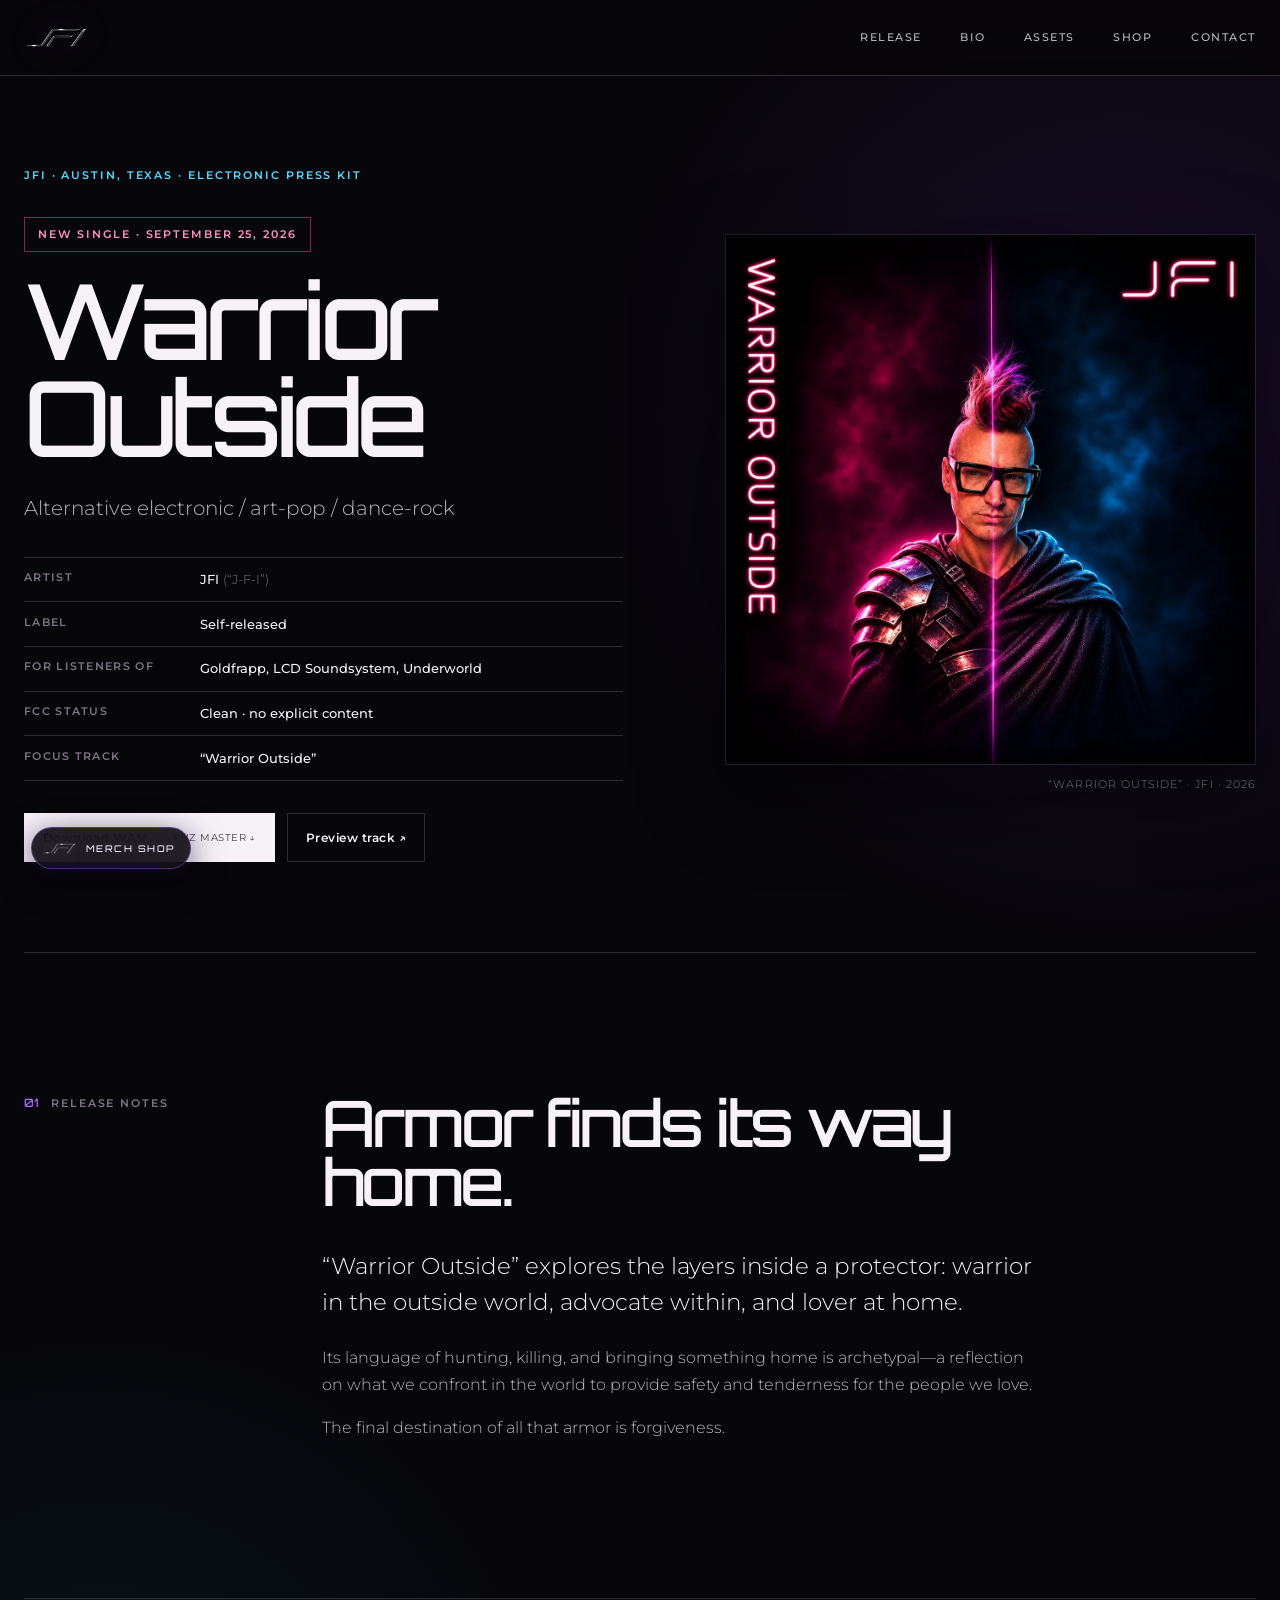
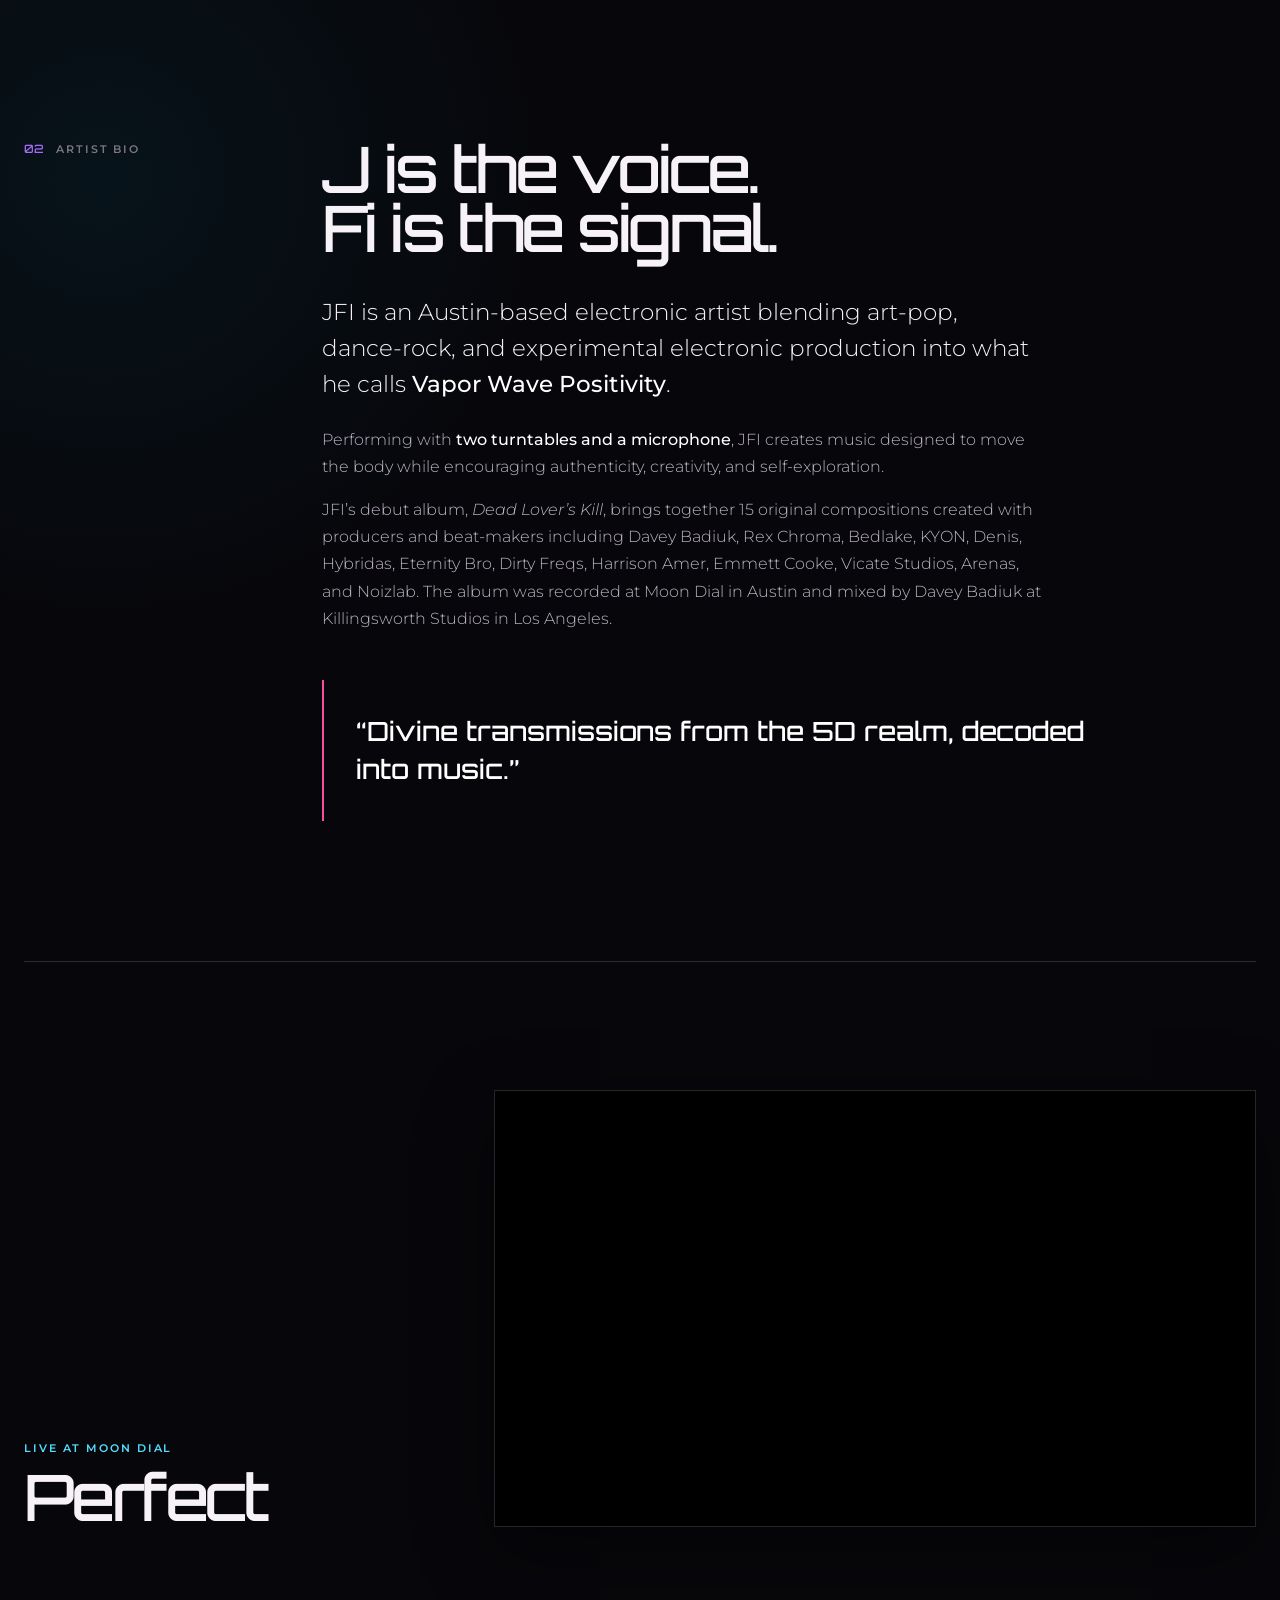
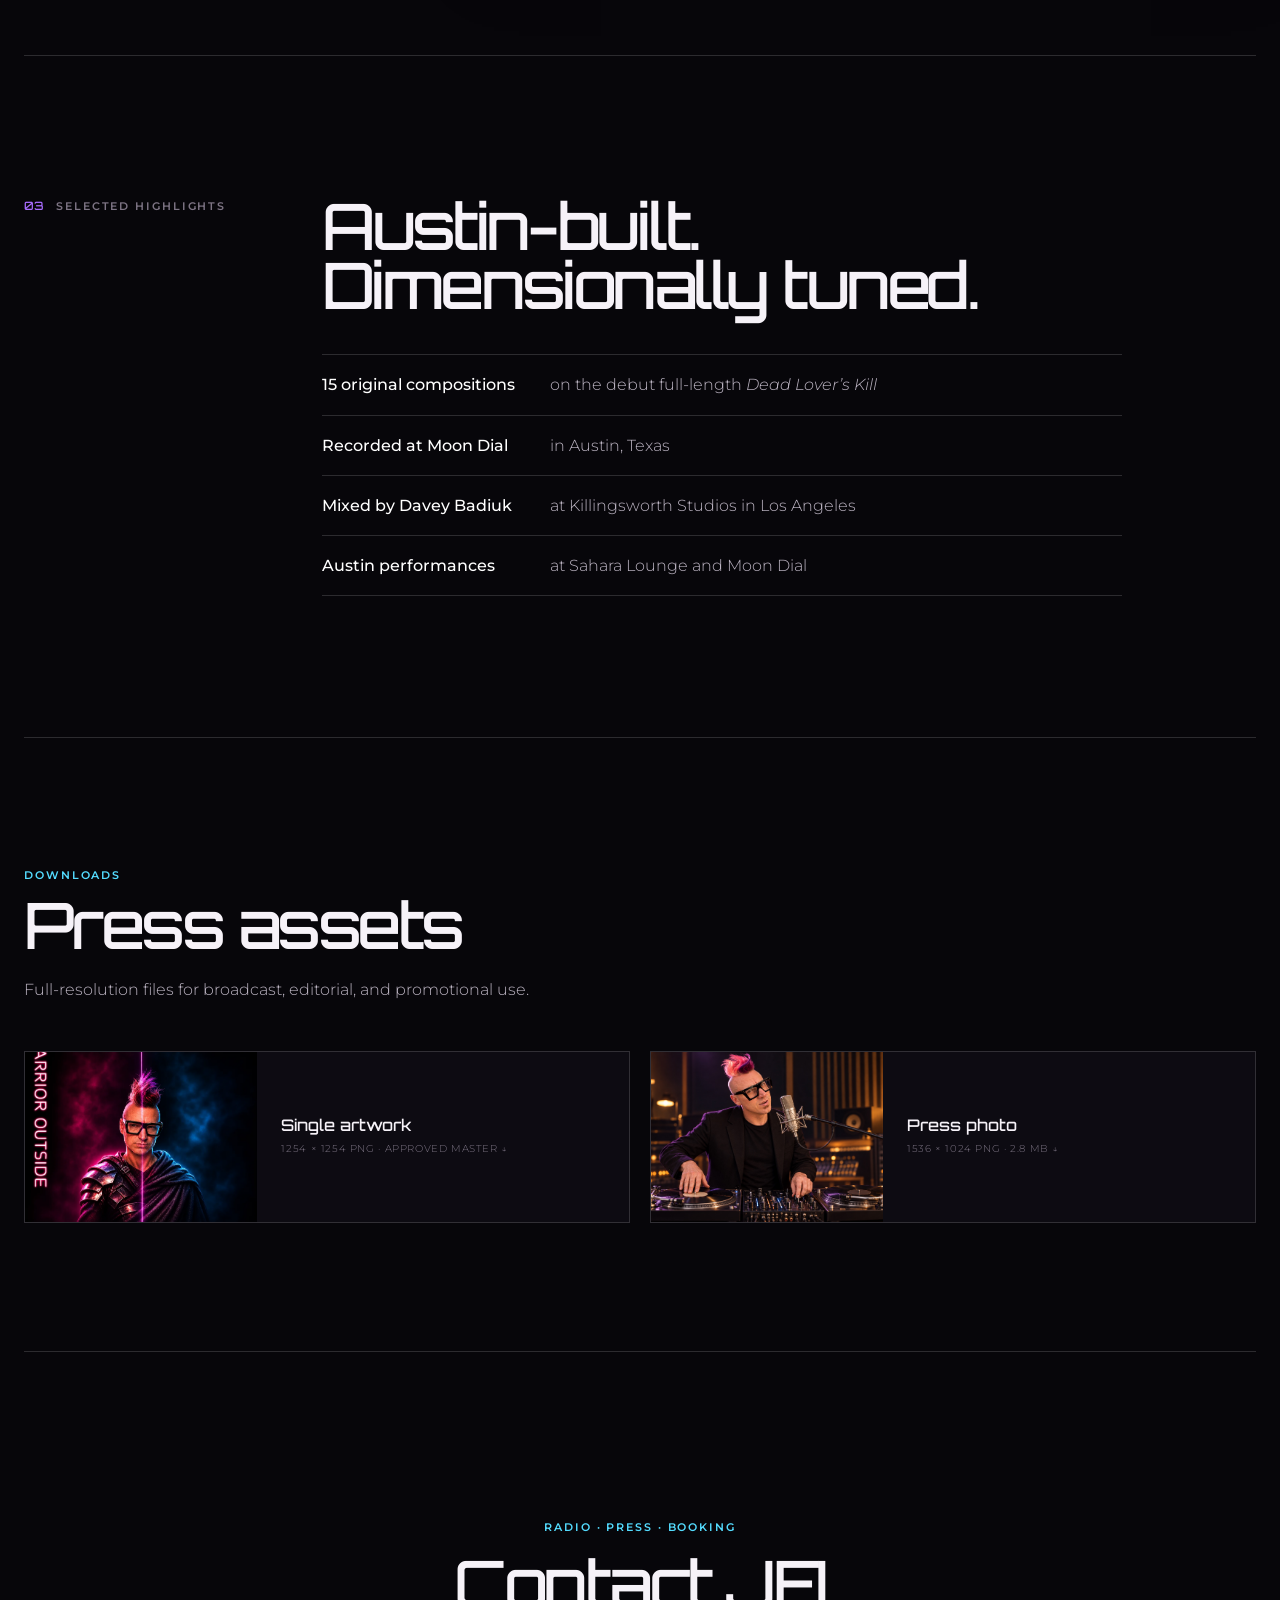
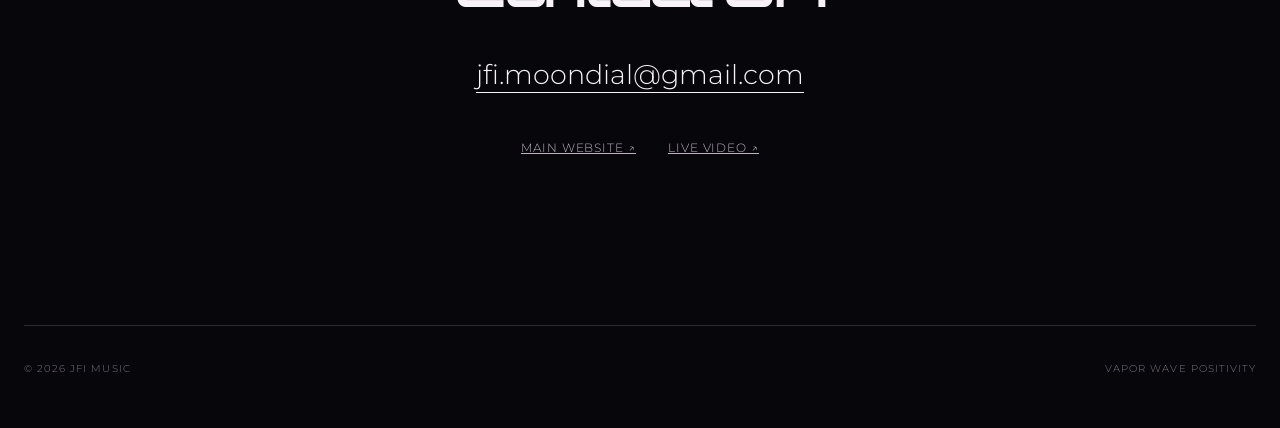
<file: epk/index.html>
<!doctype html>
<html lang="en">
<head>
  <meta charset="utf-8">
  <meta name="viewport" content="width=device-width, initial-scale=1">
  <meta name="description" content="The official JFI electronic press kit: Warrior Outside release information, artist bio, music, video, press assets, and radio contact.">
  <meta name="theme-color" content="#07060a">
  <meta name="color-scheme" content="dark only">
  <title>JFI — Electronic Press Kit</title>
  <link rel="canonical" href="https://www.jfimusic.com/epk/">
  <link rel="icon" href="/favicon.ico" sizes="48x48">
  <link rel="apple-touch-icon" href="/assets/brand/apple-touch-icon.png" sizes="180x180">
  <link rel="manifest" href="/site.webmanifest">
  <meta property="og:type" content="website">
  <meta property="og:site_name" content="JFI Music">
  <meta property="og:url" content="https://www.jfimusic.com/epk/">
  <meta property="og:title" content="JFI — Electronic Press Kit">
  <meta property="og:description" content="Warrior Outside — radio information, artist bio, music, video, and downloadable press assets.">
  <meta property="og:image" content="https://www.jfimusic.com/assets/J_turntables_studio.png">
  <meta property="og:image:width" content="1536">
  <meta property="og:image:height" content="1024">
  <meta property="og:image:alt" content="JFI in the studio with two turntables and a microphone">
  <meta name="twitter:card" content="summary_large_image">
  <link rel="preconnect" href="https://fonts.googleapis.com">
  <link rel="preconnect" href="https://fonts.gstatic.com" crossorigin>
  <link href="https://fonts.googleapis.com/css2?family=Montserrat:wght@300;400;500;600&family=Orbitron:wght@500;600&display=swap" rel="stylesheet">
  <link rel="stylesheet" href="epk.css?v=20261106-logo1">
</head>
<body>
  <a class="skip-link" href="#release">Skip to release information</a>
  <header class="site-header">
    <a class="brand" href="/" aria-label="JFI home"><img src="../assets/web/jfi-hero-mark.webp" alt="JFI"></a>
    <nav aria-label="EPK navigation">
      <a href="#release">Release</a>
      <a href="#bio">Bio</a>
      <a href="#assets">Assets</a>
      <a href="/shop/">Shop</a>
      <a href="#contact">Contact</a>
    </nav>
  </header>
  <a class="merch-orbit" href="/shop/" aria-label="Open the JFI Merch Shop"><img src="../assets/web/jfi-hero-mark.webp" alt=""><span>Merch Shop</span></a>

  <main>
    <section class="hero" id="release">
      <div class="hero-copy">
        <p class="eyebrow">JFI · Austin, Texas · Electronic Press Kit</p>
        <p class="status">New single · September 25, 2026</p>
        <h1>Warrior<br>Outside</h1>
        <p class="dek">Alternative electronic / art-pop / dance-rock</p>
        <dl class="release-facts">
          <div><dt>Artist</dt><dd>JFI <span>(“J-F-I”)</span></dd></div>
          <div><dt>Label</dt><dd>Self-released</dd></div>
          <div><dt>For listeners of</dt><dd>Goldfrapp, LCD Soundsystem, Underworld</dd></div>
          <div><dt>FCC status</dt><dd>Clean · no explicit content</dd></div>
          <div><dt>Focus track</dt><dd>“Warrior Outside”</dd></div>
        </dl>
        <div class="actions">
          <a class="button primary" href="https://www.dropbox.com/scl/fi/dchflsvgrowq7ebq1ag3h/JFI-DEAD-LOVER-S-KILL-12_WARRIOR-OUTSIDE.wav?rlkey=pcc2rbha29n3j165cmp0kfkgn&amp;st=tdq6jiuk&amp;dl=1">Download WAV <span>96 kHz master ↓</span></a>
          <a class="button secondary" href="https://www.dropbox.com/scl/fi/dchflsvgrowq7ebq1ag3h/JFI-DEAD-LOVER-S-KILL-12_WARRIOR-OUTSIDE.wav?rlkey=pcc2rbha29n3j165cmp0kfkgn&amp;st=tdq6jiuk&amp;dl=0">Preview track ↗</a>
        </div>
      </div>
      <figure class="cover">
        <img src="../assets/web/approved-artwork/warrior-outside.webp" alt="Warrior Outside single artwork">
        <figcaption>“Warrior Outside” · JFI · 2026</figcaption>
      </figure>
    </section>

    <section class="release-notes ruled-section" aria-labelledby="release-title">
      <div class="section-label"><span>01</span><p>Release notes</p></div>
      <div class="section-copy">
        <h2 id="release-title">Armor finds its way home.</h2>
        <p class="lead">“Warrior Outside” explores the layers inside a protector: warrior in the outside world, advocate within, and lover at home.</p>
        <p>Its language of hunting, killing, and bringing something home is archetypal—a reflection on what we confront in the world to provide safety and tenderness for the people we love.</p>
        <p>The final destination of all that armor is forgiveness.</p>
      </div>
    </section>

    <section class="bio ruled-section" id="bio" aria-labelledby="bio-title">
      <div class="section-label"><span>02</span><p>Artist bio</p></div>
      <div class="section-copy">
        <h2 id="bio-title">J is the voice.<br>Fi is the signal.</h2>
        <p class="lead">JFI is an Austin-based electronic artist blending art-pop, dance-rock, and experimental electronic production into what he calls <strong>Vapor Wave Positivity</strong>.</p>
        <p>Performing with <strong class="beck-reference">two turntables and a microphone</strong>, JFI creates music designed to move the body while encouraging authenticity, creativity, and self-exploration.</p>
        <p>JFI’s debut album, <em>Dead Lover’s Kill</em>, brings together 15 original compositions created with producers and beat-makers including Davey Badiuk, Rex Chroma, Bedlake, KYON, Denis, Hybridas, Eternity Bro, Dirty Freqs, Harrison Amer, Emmett Cooke, Vicate Studios, Arenas, and Noizlab. The album was recorded at Moon Dial in Austin and mixed by Davey Badiuk at Killingsworth Studios in Los Angeles.</p>
        <blockquote>“Divine transmissions from the 5D realm, decoded into music.”</blockquote>
      </div>
    </section>

    <section class="video-section" aria-labelledby="video-title">
      <div class="video-heading"><p class="eyebrow">Live at Moon Dial</p><h2 id="video-title">Perfect</h2></div>
      <div class="video-shell"><iframe src="https://www.youtube.com/embed/cW_MX0Fi5k4?rel=0" title="JFI — Perfect, live at Moon Dial" loading="lazy" allow="accelerometer; autoplay; clipboard-write; encrypted-media; gyroscope; picture-in-picture; web-share" referrerpolicy="strict-origin-when-cross-origin" allowfullscreen></iframe></div>
    </section>

    <section class="highlights ruled-section" aria-labelledby="highlights-title">
      <div class="section-label"><span>03</span><p>Selected highlights</p></div>
      <div class="section-copy">
        <h2 id="highlights-title">Austin-built.<br>Dimensionally tuned.</h2>
        <ul>
          <li><strong>15 original compositions</strong> on the debut full-length <em>Dead Lover’s Kill</em></li>
          <li><strong>Recorded at Moon Dial</strong> in Austin, Texas</li>
          <li><strong>Mixed by Davey Badiuk</strong> at Killingsworth Studios in Los Angeles</li>
          <li><strong>Austin performances</strong> at Sahara Lounge and Moon Dial</li>
        </ul>
      </div>
    </section>

    <section class="assets" id="assets" aria-labelledby="assets-title">
      <div class="assets-heading">
        <p class="eyebrow">Downloads</p>
        <h2 id="assets-title">Press assets</h2>
        <p>Full-resolution files for broadcast, editorial, and promotional use.</p>
      </div>
      <div class="asset-grid">
        <a class="asset-card" href="../assets/approved-artwork/warrior-outside.png" download><img src="../assets/web/approved-artwork/warrior-outside.webp" alt=""><span><strong>Single artwork</strong><small>1254 × 1254 PNG · approved master ↓</small></span></a>
        <a class="asset-card" href="../assets/J_turntables_studio.png" download><img src="../assets/web/j-turntables-studio.jpg" alt=""><span><strong>Press photo</strong><small>1536 × 1024 PNG · 2.8 MB ↓</small></span></a>
      </div>
    </section>

    <section class="contact" id="contact" aria-labelledby="contact-title">
      <p class="eyebrow">Radio · Press · Booking</p>
      <h2 id="contact-title">Contact JFI</h2>
      <a href="mailto:jfi.moondial@gmail.com">jfi.moondial@gmail.com</a>
      <div class="contact-links"><a href="/">Main website ↗</a><a href="https://www.youtube.com/watch?v=cW_MX0Fi5k4">Live video ↗</a></div>
    </section>
  </main>
  <footer><p>© 2026 JFI Music</p><p>Vapor Wave Positivity</p></footer>
</body>
</html>
</file>
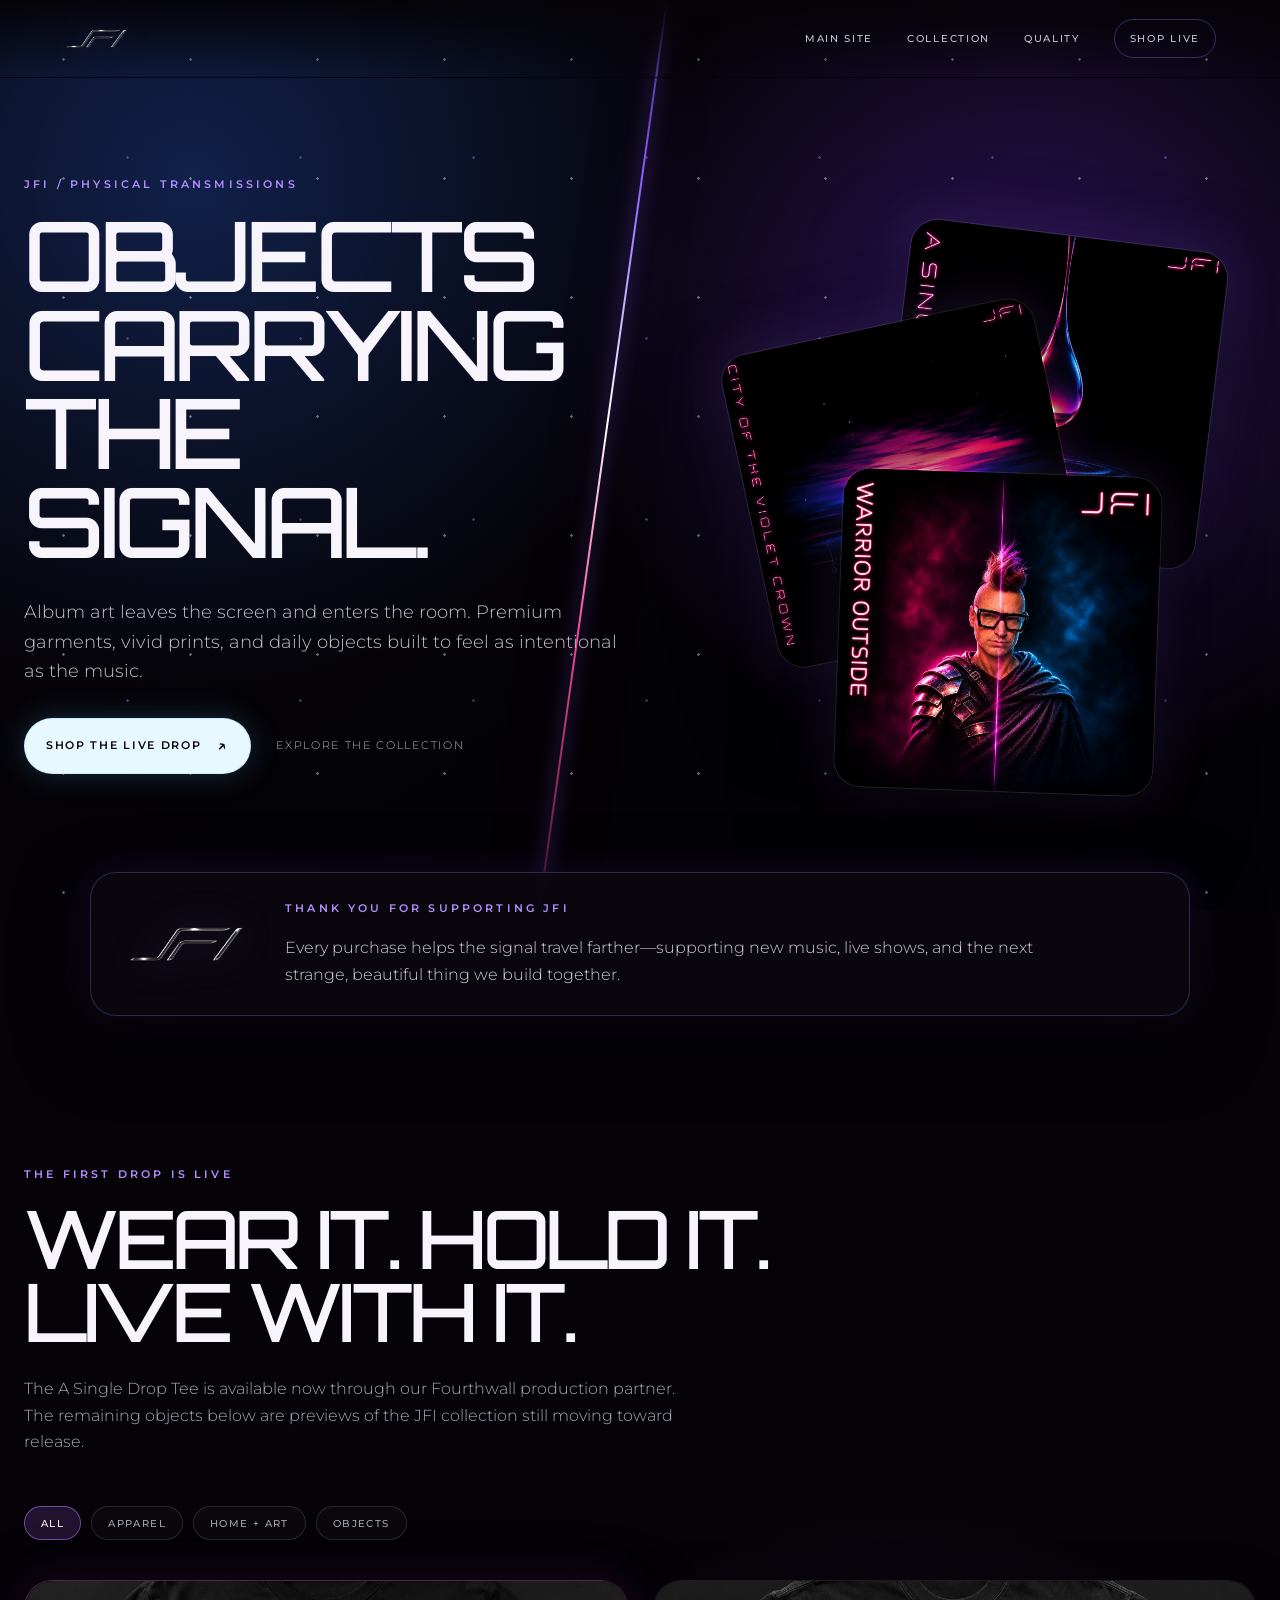
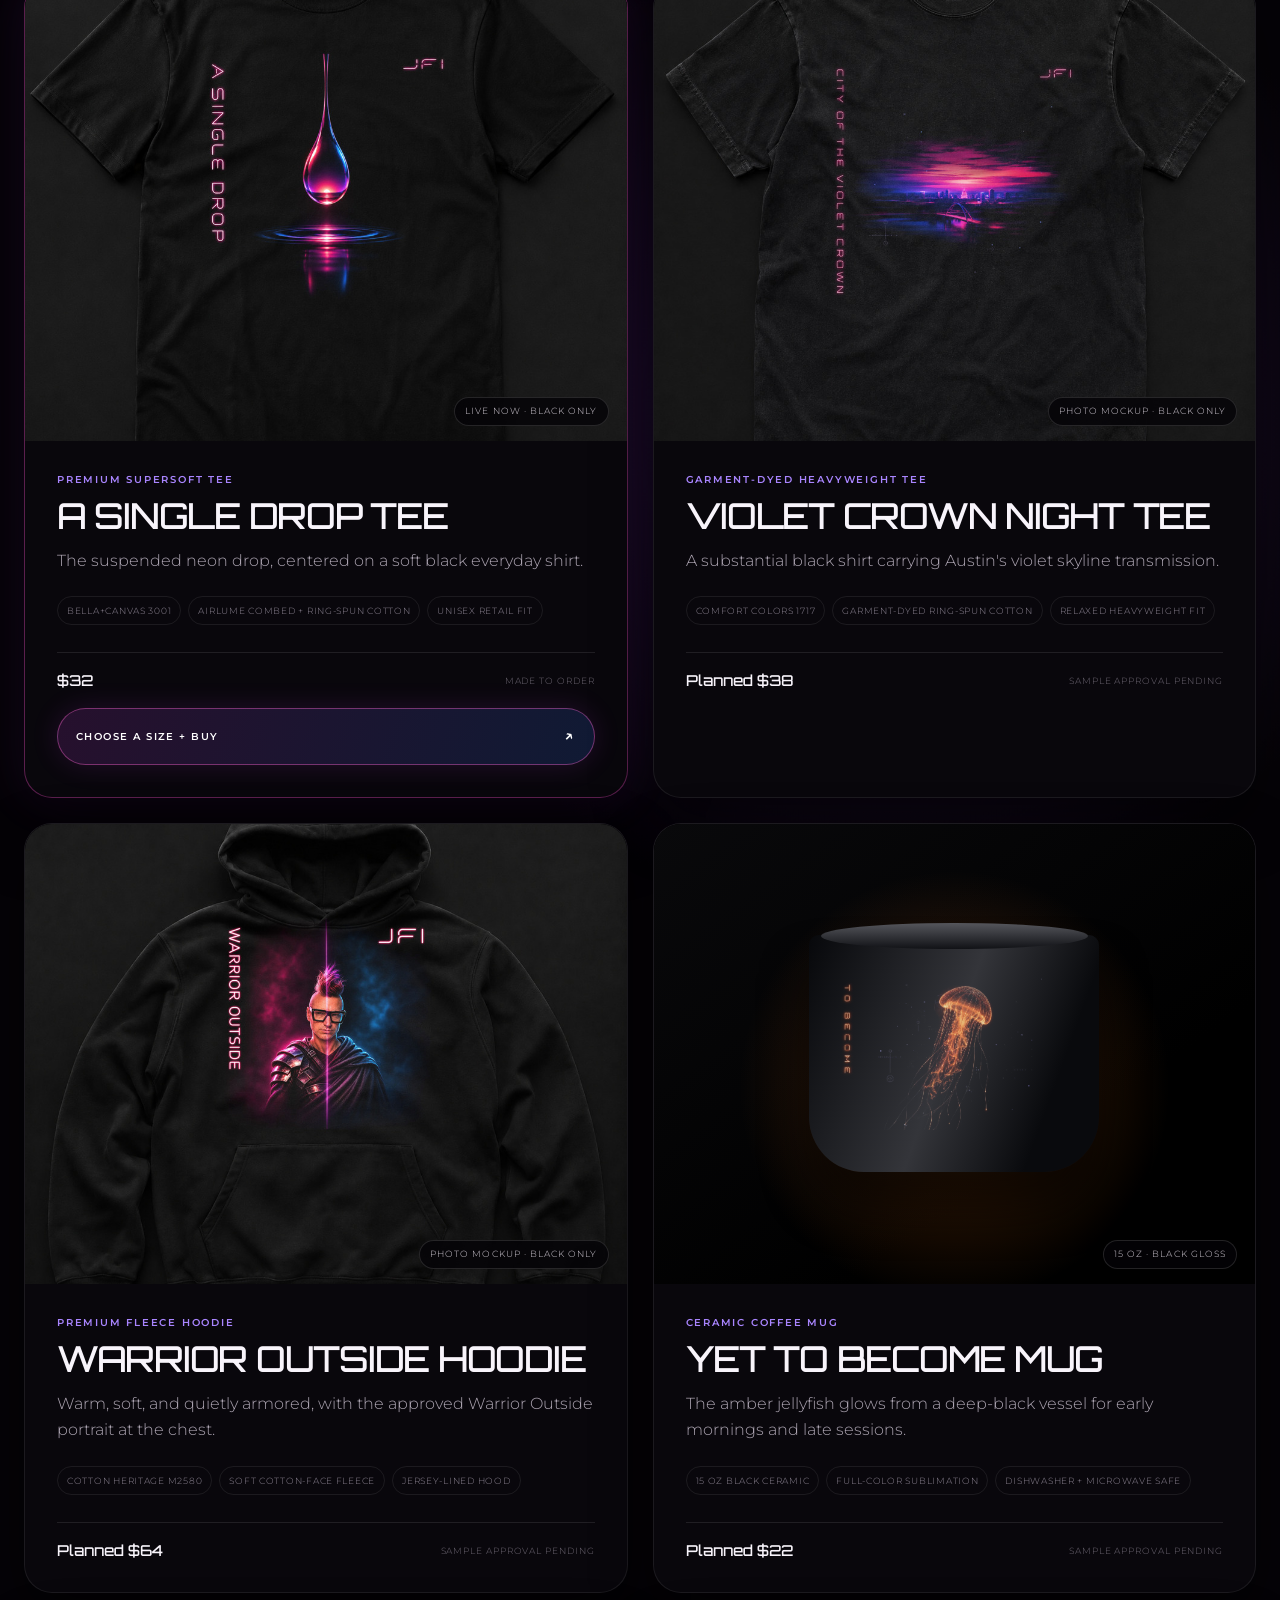
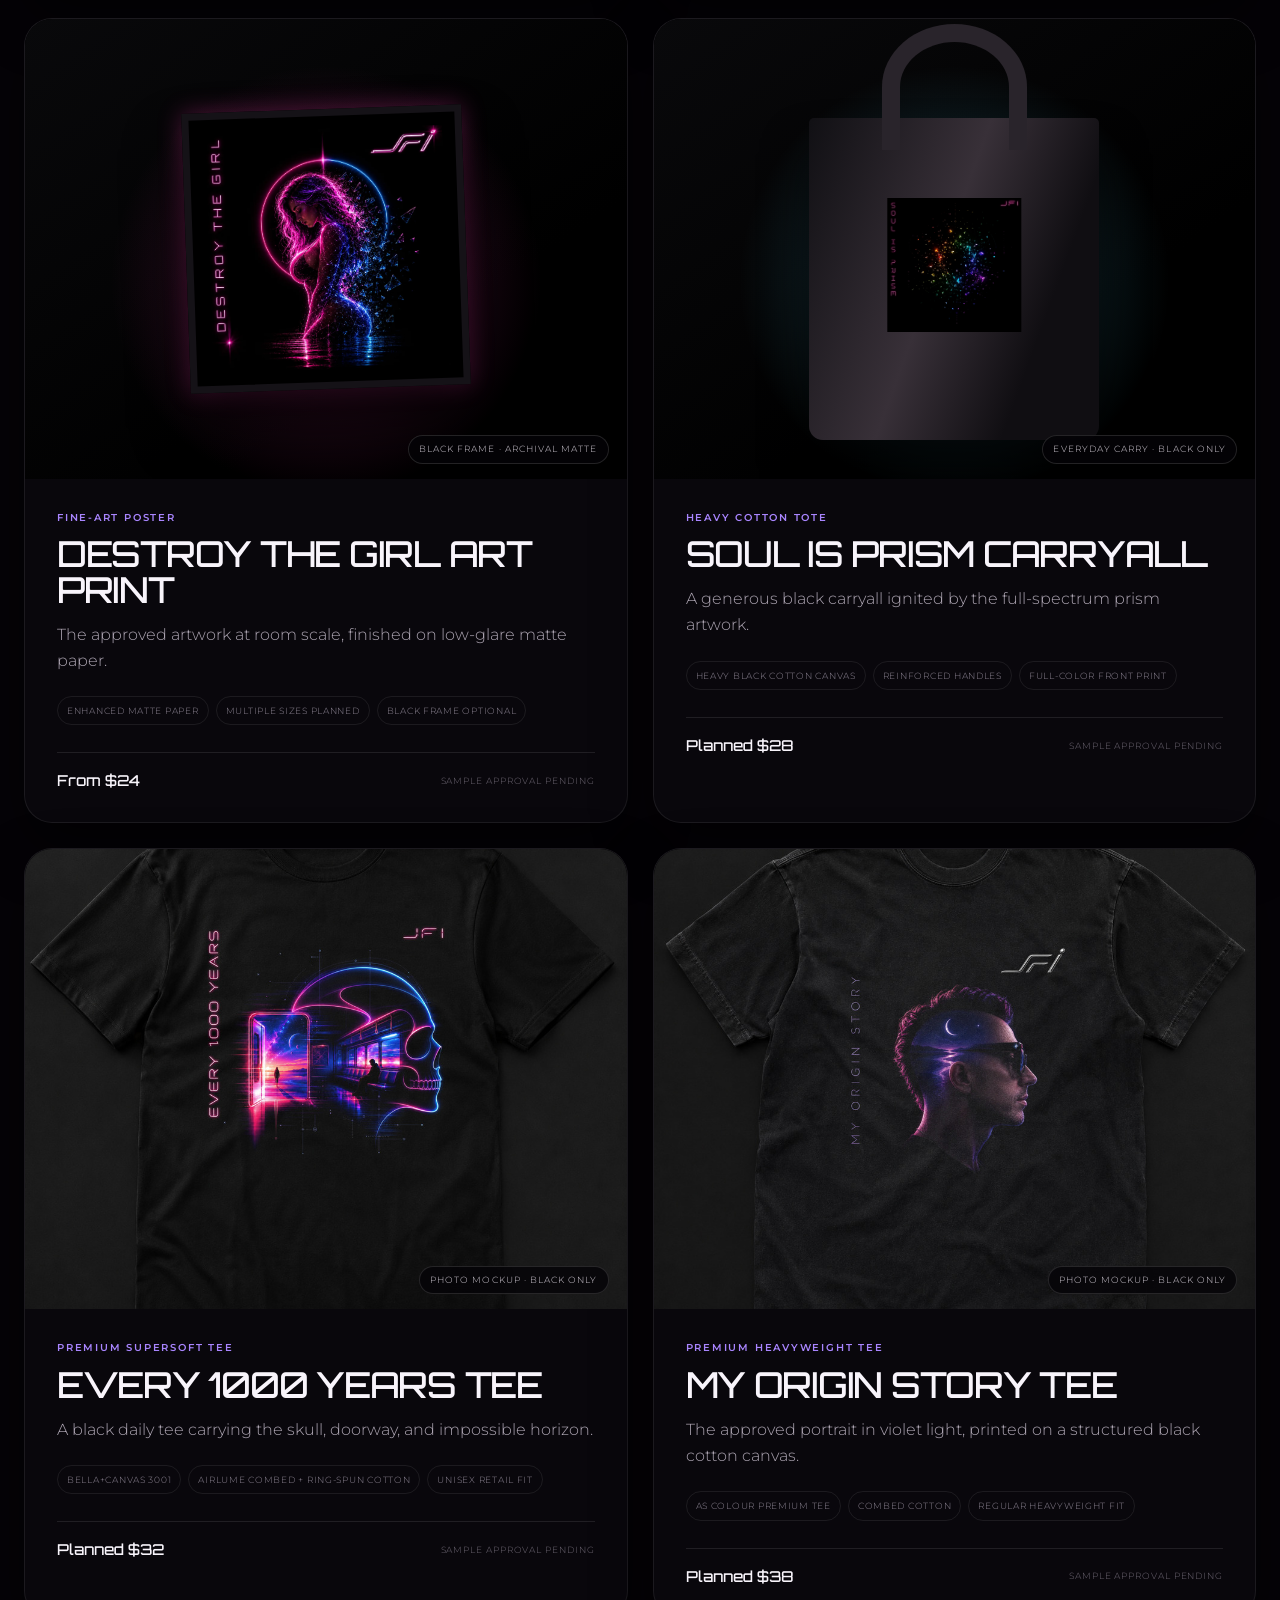
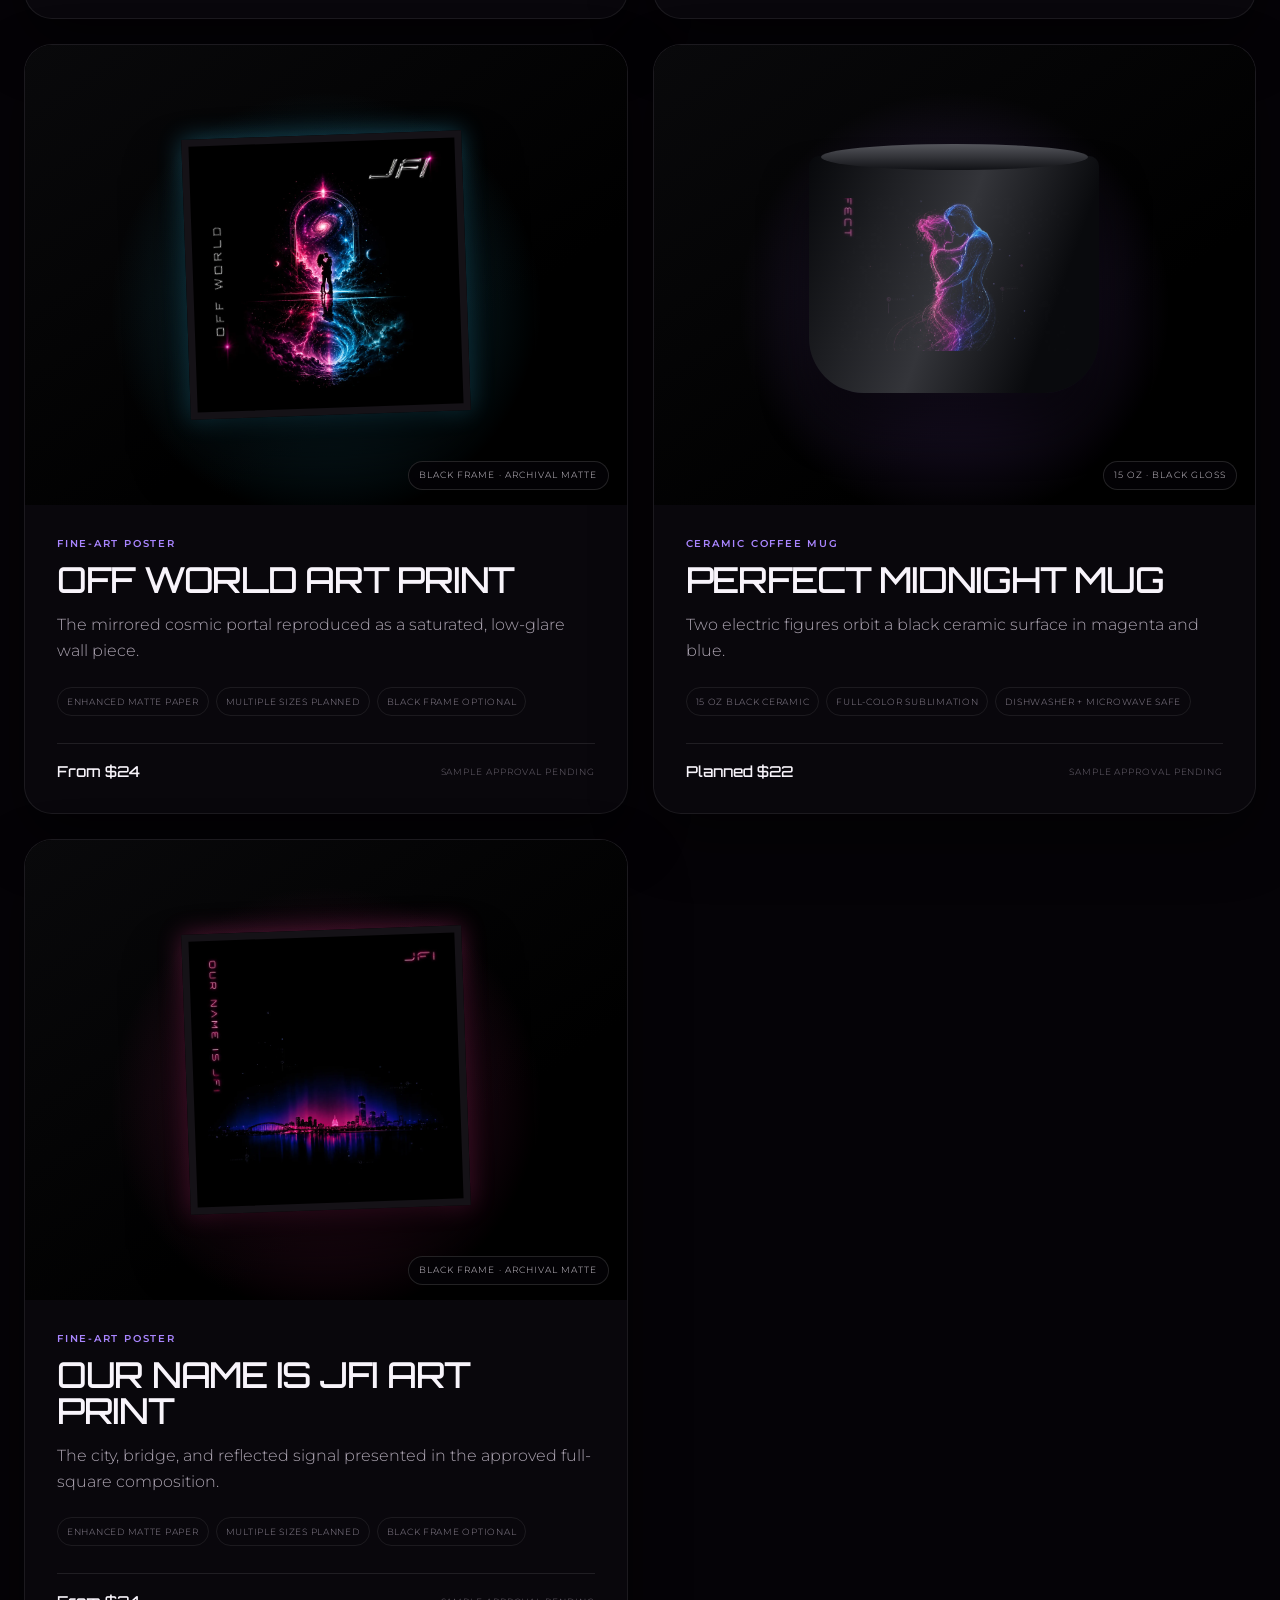
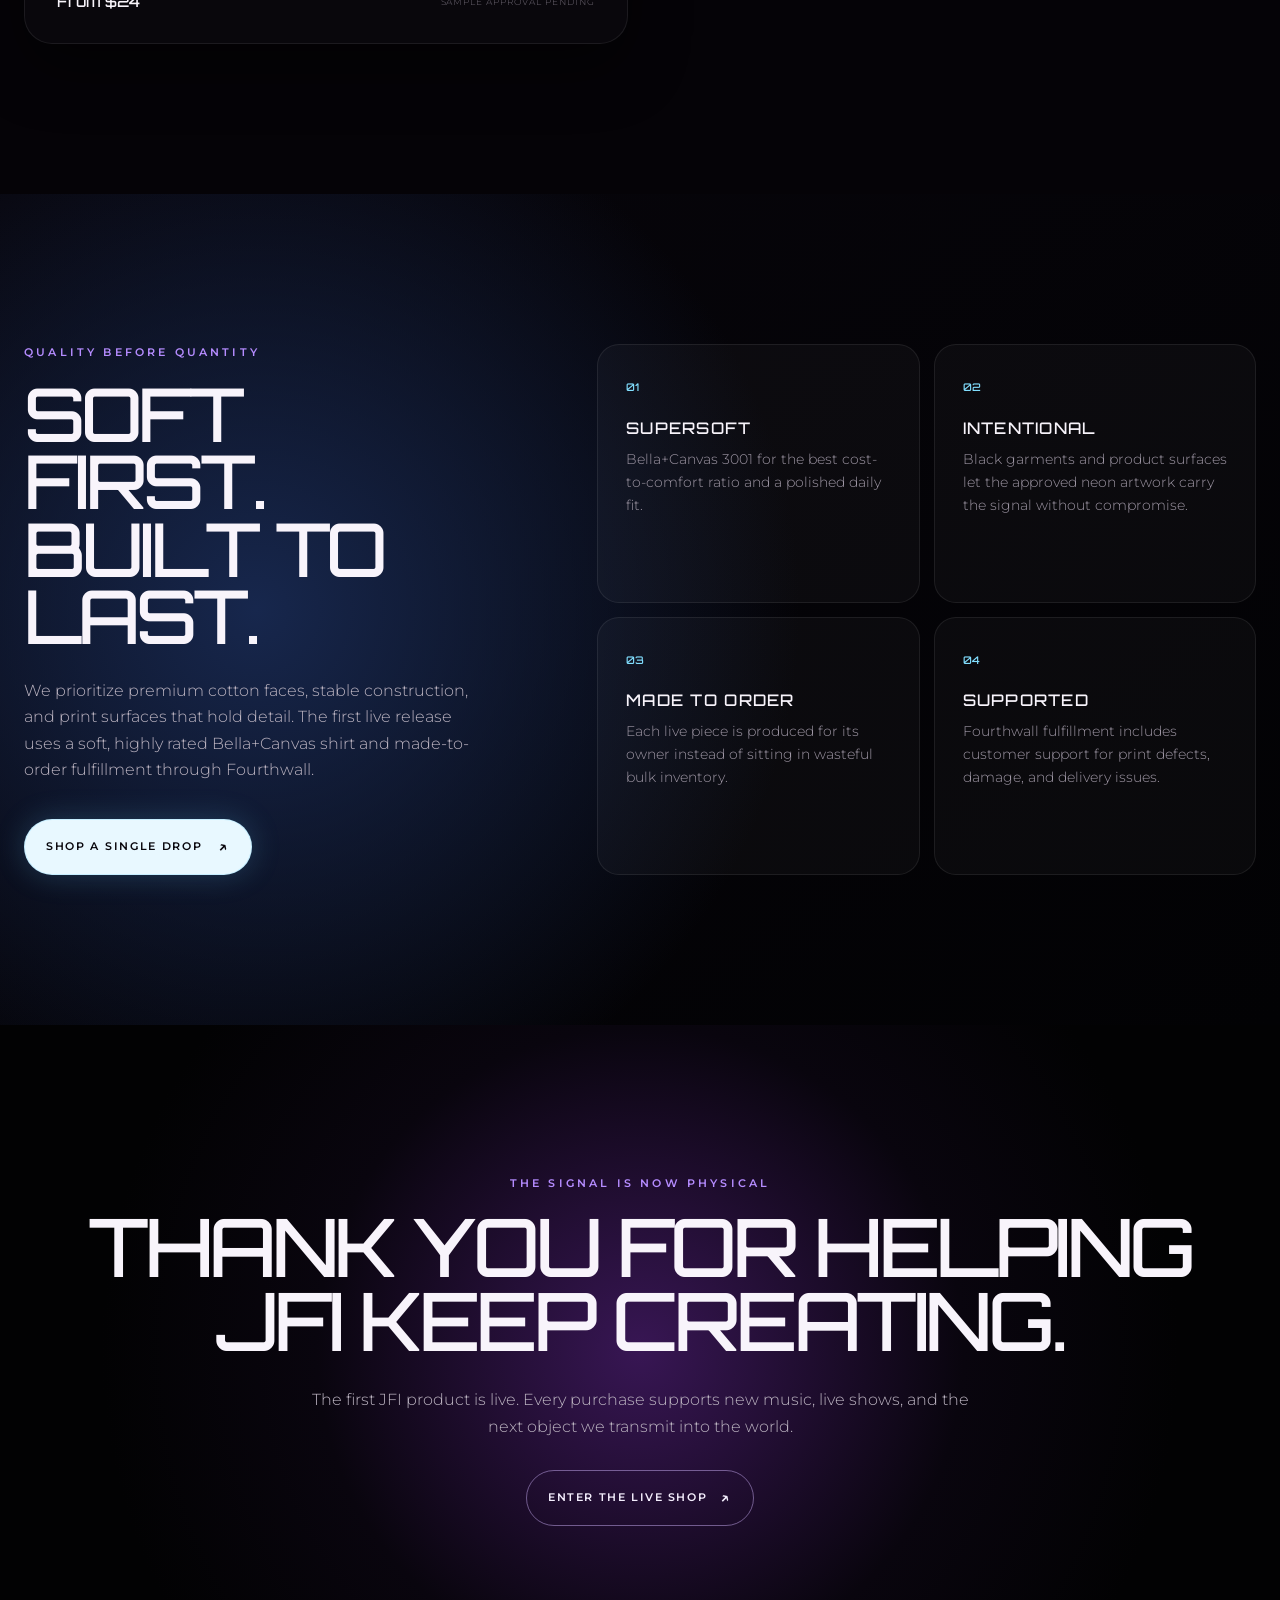
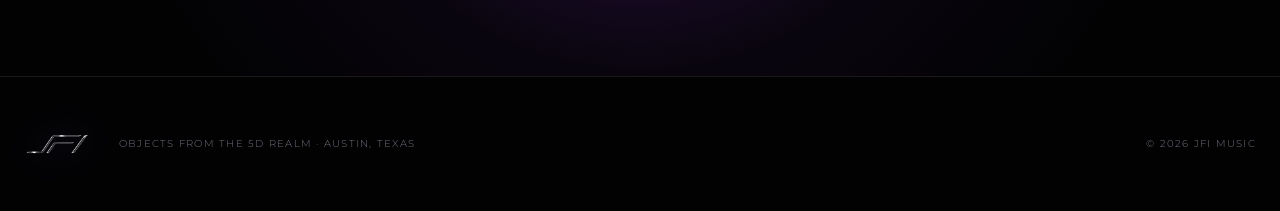
<file: shop/index.html>
<!doctype html>
<html lang="en">
<head>
  <meta charset="utf-8">
  <meta name="viewport" content="width=device-width, initial-scale=1">
  <meta name="description" content="The official JFI Merch Shop — premium apparel, art prints, drinkware, and objects carrying the signal.">
  <meta name="theme-color" content="#06040a">
  <meta name="color-scheme" content="dark only">
  <title>JFI Merch Shop — Objects Carrying the Signal</title>
  <link rel="canonical" href="https://www.jfimusic.com/shop/">
  <link rel="icon" href="/favicon.ico" sizes="48x48">
  <link rel="apple-touch-icon" href="/assets/brand/apple-touch-icon.png" sizes="180x180">
  <link rel="manifest" href="/site.webmanifest">
  <meta property="og:type" content="website">
  <meta property="og:site_name" content="JFI Music">
  <meta property="og:url" content="https://www.jfimusic.com/shop/">
  <meta property="og:title" content="JFI Merch Shop — Objects Carrying the Signal">
  <meta property="og:description" content="Premium apparel, art prints, drinkware, and objects made from the JFI visual universe.">
  <meta property="og:image" content="https://www.jfimusic.com/assets/web/jfi-share-1200x630.jpg">
  <meta name="twitter:card" content="summary_large_image">
  <link rel="preconnect" href="https://fonts.googleapis.com">
  <link rel="preconnect" href="https://fonts.gstatic.com" crossorigin>
  <link href="https://fonts.googleapis.com/css2?family=Montserrat:wght@300;400;500;600&amp;family=Orbitron:wght@500;600&amp;display=swap" rel="stylesheet">
  <link rel="stylesheet" href="shop.css?v=20261113-live1">
</head>
<body>
  <a class="skip-link" href="#collection">Skip to the collection</a>
  <header class="shop-header">
    <a class="shop-brand" href="/" aria-label="JFI home"><img src="../assets/web/jfi-hero-mark.webp" alt="JFI"></a>
    <nav aria-label="Shop navigation"><a href="/">Main Site</a><a href="#collection">Collection</a><a href="#quality">Quality</a><a class="header-drop-link" href="https://jfi-shop.fourthwall.com" target="_blank" rel="noopener">Shop Live</a></nav>
  </header>

  <main>
    <section class="shop-hero" aria-labelledby="shop-title">
      <div class="hero-signal" aria-hidden="true"></div>
      <div class="shop-hero-copy"><p class="eyebrow">JFI / Physical transmissions</p><h1 id="shop-title">Objects carrying<br>the signal.</h1><p>Album art leaves the screen and enters the room. Premium garments, vivid prints, and daily objects built to feel as intentional as the music.</p><div class="hero-actions"><a class="primary-button" href="https://jfi-shop.fourthwall.com" target="_blank" rel="noopener">Shop the live drop <span>↗</span></a><a class="text-link" href="#collection">Explore the collection</a></div></div>
      <div class="hero-art-stack" aria-hidden="true"><img class="art-card art-card-one" src="../assets/web/approved-artwork/a-single-drop.webp" alt=""><img class="art-card art-card-two" src="../assets/web/approved-artwork/city-of-the-violet-crown.webp" alt=""><img class="art-card art-card-three" src="../assets/web/approved-artwork/warrior-outside.webp" alt=""></div>
    </section>

    <section class="gratitude" aria-label="Thank you"><img src="../assets/web/jfi-hero-mark.webp" alt=""><div><p class="eyebrow">Thank you for supporting JFI</p><p>Every purchase helps the signal travel farther—supporting new music, live shows, and the next strange, beautiful thing we build together.</p></div></section>

    <section class="collection" id="collection" aria-labelledby="collection-title">
      <header class="section-heading"><p class="eyebrow">The first drop is live</p><h2 id="collection-title">Wear it. Hold it.<br>Live with it.</h2><p>The A Single Drop Tee is available now through our Fourthwall production partner. The remaining objects below are previews of the JFI collection still moving toward release.</p></header>
      <div class="filter-row" role="group" aria-label="Filter products"><button class="active" type="button" data-filter="all">All</button><button type="button" data-filter="apparel">Apparel</button><button type="button" data-filter="home">Home + Art</button><button type="button" data-filter="objects">Objects</button></div>
      <div class="product-grid">
        <article class="product-card product-card-live" data-category="apparel"><div class="product-stage stage-pink"><img class="garment-photo" src="../assets/web/merch-mockups/a-single-drop-tee.jpg" alt="Photographic black supersoft T-shirt mockup with A Single Drop artwork integrated into the fabric"><span class="mockup-note">Live now · Black only</span></div><div class="product-copy"><p class="product-type">Premium supersoft tee</p><h3>A Single Drop Tee</h3><p>The suspended neon drop, centered on a soft black everyday shirt.</p><ul><li>Bella+Canvas 3001</li><li>Airlume combed + ring-spun cotton</li><li>Unisex retail fit</li></ul><div class="product-footer"><strong>$32</strong><span>Made to order</span></div><a class="product-buy-link" href="https://jfi-shop.fourthwall.com/products/a-single-drop-tee" target="_blank" rel="noopener">Choose a size + buy <span>↗</span></a></div></article>
        <article class="product-card" data-category="apparel"><div class="product-stage stage-violet"><img class="garment-photo" src="../assets/web/merch-mockups/violet-crown-tee.jpg" alt="Photographic black heavyweight T-shirt mockup with City of the Violet Crown artwork integrated into the fabric"><span class="mockup-note">Photo mockup · Black only</span></div><div class="product-copy"><p class="product-type">Garment-dyed heavyweight tee</p><h3>Violet Crown Night Tee</h3><p>A substantial black shirt carrying Austin's violet skyline transmission.</p><ul><li>Comfort Colors 1717</li><li>Garment-dyed ring-spun cotton</li><li>Relaxed heavyweight fit</li></ul><div class="product-footer"><strong>Planned $38</strong><span>Sample approval pending</span></div></div></article>
        <article class="product-card" data-category="apparel"><div class="product-stage stage-cyan"><img class="garment-photo" src="../assets/web/merch-mockups/warrior-outside-hoodie.jpg" alt="Photographic premium black hoodie mockup with approved Warrior Outside artwork integrated into the fabric"><span class="mockup-note">Photo mockup · Black only</span></div><div class="product-copy"><p class="product-type">Premium fleece hoodie</p><h3>Warrior Outside Hoodie</h3><p>Warm, soft, and quietly armored, with the approved Warrior Outside portrait at the chest.</p><ul><li>Cotton Heritage M2580</li><li>Soft cotton-face fleece</li><li>Jersey-lined hood</li></ul><div class="product-footer"><strong>Planned $64</strong><span>Sample approval pending</span></div></div></article>
        <article class="product-card" data-category="home"><div class="product-stage stage-amber"><div class="mug-mockup"><img src="../assets/web/approved-artwork/yet-to-become.webp" alt="Yet to Become artwork wrapped around a black ceramic mug"></div><span class="mockup-note">15 oz · Black gloss</span></div><div class="product-copy"><p class="product-type">Ceramic coffee mug</p><h3>Yet to Become Mug</h3><p>The amber jellyfish glows from a deep-black vessel for early mornings and late sessions.</p><ul><li>15 oz black ceramic</li><li>Full-color sublimation</li><li>Dishwasher + microwave safe</li></ul><div class="product-footer"><strong>Planned $22</strong><span>Sample approval pending</span></div></div></article>
        <article class="product-card" data-category="home"><div class="product-stage stage-magenta"><div class="poster-mockup"><img src="../assets/web/approved-artwork/destroy-the-girl.webp" alt="Destroy the Girl artwork in a black frame"></div><span class="mockup-note">Black frame · Archival matte</span></div><div class="product-copy"><p class="product-type">Fine-art poster</p><h3>Destroy the Girl Art Print</h3><p>The approved artwork at room scale, finished on low-glare matte paper.</p><ul><li>Enhanced matte paper</li><li>Multiple sizes planned</li><li>Black frame optional</li></ul><div class="product-footer"><strong>From $24</strong><span>Sample approval pending</span></div></div></article>
        <article class="product-card" data-category="objects"><div class="product-stage stage-rainbow"><div class="tote-mockup"><span></span><img src="../assets/web/approved-artwork/soul-is-prism.webp" alt="Soul Is Prism artwork printed on a black cotton tote bag"></div><span class="mockup-note">Everyday carry · Black only</span></div><div class="product-copy"><p class="product-type">Heavy cotton tote</p><h3>Soul Is Prism Carryall</h3><p>A generous black carryall ignited by the full-spectrum prism artwork.</p><ul><li>Heavy black cotton canvas</li><li>Reinforced handles</li><li>Full-color front print</li></ul><div class="product-footer"><strong>Planned $28</strong><span>Sample approval pending</span></div></div></article>
        <article class="product-card" data-category="apparel"><div class="product-stage stage-blue"><img class="garment-photo" src="../assets/web/merch-mockups/every-1000-years-tee.jpg" alt="Photographic black supersoft T-shirt mockup with Every 1000 Years artwork integrated into the fabric"><span class="mockup-note">Photo mockup · Black only</span></div><div class="product-copy"><p class="product-type">Premium supersoft tee</p><h3>Every 1000 Years Tee</h3><p>A black daily tee carrying the skull, doorway, and impossible horizon.</p><ul><li>Bella+Canvas 3001</li><li>Airlume combed + ring-spun cotton</li><li>Unisex retail fit</li></ul><div class="product-footer"><strong>Planned $32</strong><span>Sample approval pending</span></div></div></article>
        <article class="product-card" data-category="apparel"><div class="product-stage stage-purple"><img class="garment-photo" src="../assets/web/merch-mockups/my-origin-story-tee.jpg" alt="Photographic black heavyweight T-shirt mockup with My Origin Story artwork integrated into the fabric"><span class="mockup-note">Photo mockup · Black only</span></div><div class="product-copy"><p class="product-type">Premium heavyweight tee</p><h3>My Origin Story Tee</h3><p>The approved portrait in violet light, printed on a structured black cotton canvas.</p><ul><li>AS Colour premium tee</li><li>Combed cotton</li><li>Regular heavyweight fit</li></ul><div class="product-footer"><strong>Planned $38</strong><span>Sample approval pending</span></div></div></article>
        <article class="product-card" data-category="home"><div class="product-stage stage-cyan"><div class="poster-mockup"><img src="../assets/web/approved-artwork/off-world.webp" alt="Off World artwork in a black frame"></div><span class="mockup-note">Black frame · Archival matte</span></div><div class="product-copy"><p class="product-type">Fine-art poster</p><h3>Off World Art Print</h3><p>The mirrored cosmic portal reproduced as a saturated, low-glare wall piece.</p><ul><li>Enhanced matte paper</li><li>Multiple sizes planned</li><li>Black frame optional</li></ul><div class="product-footer"><strong>From $24</strong><span>Sample approval pending</span></div></div></article>
        <article class="product-card" data-category="home"><div class="product-stage stage-violet"><div class="mug-mockup"><img src="../assets/web/approved-artwork/perfect.webp" alt="Perfect artwork wrapped around a black ceramic mug"></div><span class="mockup-note">15 oz · Black gloss</span></div><div class="product-copy"><p class="product-type">Ceramic coffee mug</p><h3>Perfect Midnight Mug</h3><p>Two electric figures orbit a black ceramic surface in magenta and blue.</p><ul><li>15 oz black ceramic</li><li>Full-color sublimation</li><li>Dishwasher + microwave safe</li></ul><div class="product-footer"><strong>Planned $22</strong><span>Sample approval pending</span></div></div></article>
        <article class="product-card" data-category="home"><div class="product-stage stage-pink"><div class="poster-mockup"><img src="../assets/web/approved-artwork/our-name-is-jfi.webp" alt="Our Name Is JFI artwork in a black frame"></div><span class="mockup-note">Black frame · Archival matte</span></div><div class="product-copy"><p class="product-type">Fine-art poster</p><h3>Our Name Is JFI Art Print</h3><p>The city, bridge, and reflected signal presented in the approved full-square composition.</p><ul><li>Enhanced matte paper</li><li>Multiple sizes planned</li><li>Black frame optional</li></ul><div class="product-footer"><strong>From $24</strong><span>Sample approval pending</span></div></div></article>
      </div>
    </section>

    <section class="quality" id="quality" aria-labelledby="quality-title"><div class="quality-copy"><p class="eyebrow">Quality before quantity</p><h2 id="quality-title">Soft first.<br>Built to last.</h2><p>We prioritize premium cotton faces, stable construction, and print surfaces that hold detail. The first live release uses a soft, highly rated Bella+Canvas shirt and made-to-order fulfillment through Fourthwall.</p><a class="primary-button" href="https://jfi-shop.fourthwall.com/products/a-single-drop-tee" target="_blank" rel="noopener">Shop A Single Drop <span>↗</span></a></div><div class="quality-grid"><article><span>01</span><h3>Supersoft</h3><p>Bella+Canvas 3001 for the best cost-to-comfort ratio and a polished daily fit.</p></article><article><span>02</span><h3>Intentional</h3><p>Black garments and product surfaces let the approved neon artwork carry the signal without compromise.</p></article><article><span>03</span><h3>Made to order</h3><p>Each live piece is produced for its owner instead of sitting in wasteful bulk inventory.</p></article><article><span>04</span><h3>Supported</h3><p>Fourthwall fulfillment includes customer support for print defects, damage, and delivery issues.</p></article></div></section>

    <section class="launch-note"><p class="eyebrow">The signal is now physical</p><h2>Thank you for helping<br>JFI keep creating.</h2><p>The first JFI product is live. Every purchase supports new music, live shows, and the next object we transmit into the world.</p><a href="https://jfi-shop.fourthwall.com" target="_blank" rel="noopener">Enter the live shop <span>↗</span></a></section>
  </main>
  <footer><a class="footer-brand" href="/"><img src="../assets/web/jfi-hero-mark.webp" alt="JFI"></a><p>Objects from the 5D realm · Austin, Texas</p><p>© <span id="year"></span> JFI Music</p></footer>
  <script src="shop.js?v=20261113-live1"></script>
</body>
</html>
</file>
<file: epk/epk.css>
:root { --ink:#f6f2f8; --muted:#bcb4c2; --faint:#7d7484; --surface:#0d0b12; --line:rgba(255,255,255,.15); --violet:#a96dff; --magenta:#fa4d9e; --cyan:#54dcff; --max:1240px; }
* { box-sizing:border-box; }
html { scroll-behavior:smooth; }
body { margin:0; color:var(--ink); background:radial-gradient(circle at 88% 8%,rgba(112,45,190,.17),transparent 34rem),radial-gradient(circle at 8% 34%,rgba(0,171,212,.08),transparent 30rem),#07060a; font-family:"Montserrat",sans-serif; font-weight:300; line-height:1.7; }
a { color:inherit; }
img { display:block; max-width:100%; }
.skip-link { position:fixed; left:1rem; top:-5rem; z-index:20; padding:.7rem 1rem; background:white; color:black; }
.skip-link:focus { top:1rem; }
.site-header { position:sticky; z-index:10; top:0; display:flex; justify-content:space-between; align-items:center; width:100%; padding:1rem max(24px,calc((100vw - var(--max))/2)); border-bottom:1px solid var(--line); background:rgba(7,6,10,.88); backdrop-filter:blur(18px); }
.brand { display:flex; align-items:center; width:clamp(58px,5vw,78px); text-decoration:none; }
.brand img { display:block; width:100%; height:auto; filter:brightness(1.7) contrast(1.08) drop-shadow(0 0 18px rgba(169,109,255,.4)); }
nav { display:flex; gap:clamp(1rem,3vw,2.4rem); }
nav a { color:var(--muted); font-size:.7rem; font-weight:500; letter-spacing:.14em; text-decoration:none; text-transform:uppercase; }
nav a:hover,nav a:focus-visible { color:white; }
.merch-orbit { position:fixed; z-index:12; left:clamp(16px,2.4vw,34px); bottom:clamp(16px,2.4vw,34px); display:flex; align-items:center; gap:10px; min-height:42px; padding:8px 15px 8px 10px; border:1px solid rgba(169,109,255,.35); border-radius:999px; background:rgba(8,5,13,.88); color:#e9e0f0; text-decoration:none; box-shadow:0 10px 34px rgba(0,0,0,.6),0 0 24px rgba(150,92,255,.13); backdrop-filter:blur(16px); transition:transform .3s,border-color .3s,box-shadow .3s; }
.merch-orbit img { width:34px; height:auto; filter:brightness(1.7) contrast(1.08) drop-shadow(0 0 10px rgba(167,114,255,.46)); }
.merch-orbit span { font:500 .58rem/1 Orbitron,sans-serif; letter-spacing:.16em; text-transform:uppercase; }
.merch-orbit:hover,.merch-orbit:focus-visible { transform:translateY(-3px); border-color:rgba(213,181,255,.6); box-shadow:0 14px 42px rgba(0,0,0,.7),0 0 34px rgba(150,92,255,.27); }
main,footer { width:min(calc(100% - 48px),var(--max)); margin:0 auto; }
.hero { display:grid; grid-template-columns:minmax(0,1.06fr) minmax(360px,.94fr); gap:clamp(3rem,8vw,8rem); align-items:center; min-height:calc(100vh - 65px); padding:clamp(4rem,10vh,8rem) 0; }
.eyebrow,.status,.section-label p { margin:0; font-size:.7rem; font-weight:600; letter-spacing:.17em; text-transform:uppercase; }
.eyebrow { color:var(--cyan); }
.status { display:inline-block; margin-top:2rem; padding:.45rem .8rem; border:1px solid rgba(250,77,158,.48); color:#ff91c3; }
h1,h2 { margin:0; font-family:"Orbitron",sans-serif; font-weight:500; line-height:.92; letter-spacing:-.055em; }
h1 { margin-top:1.25rem; font-size:clamp(3.9rem,8.2vw,8.2rem); }
h2 { font-size:clamp(2.4rem,5vw,4.7rem); }
.dek { margin:1.6rem 0 2rem; color:var(--muted); font-size:clamp(1rem,1.7vw,1.25rem); }
.release-facts { margin:0; border-top:1px solid var(--line); }
.release-facts div { display:grid; grid-template-columns:10rem 1fr; gap:1rem; padding:.65rem 0; border-bottom:1px solid var(--line); }
.release-facts dt { color:var(--faint); font-size:.68rem; font-weight:600; letter-spacing:.12em; text-transform:uppercase; }
.release-facts dd { margin:0; font-size:.84rem; font-weight:500; }
.release-facts dd span { color:var(--faint); font-weight:300; }
.actions { display:flex; flex-wrap:wrap; gap:.8rem; margin-top:2rem; }
.button { display:inline-flex; align-items:center; gap:.65rem; padding:.85rem 1.1rem; border:1px solid var(--line); font-size:.75rem; font-weight:600; letter-spacing:.04em; text-decoration:none; }
.button span { font-size:.6rem; font-weight:400; opacity:.75; text-transform:uppercase; }
.button.primary { border-color:transparent; background:var(--ink); color:#09070c; }
.button:hover,.button:focus-visible { border-color:var(--cyan); box-shadow:0 0 24px rgba(84,220,255,.16); }
.cover { position:relative; margin:0; }
.cover::before { position:absolute; inset:-1.5rem; z-index:-1; background:radial-gradient(circle,rgba(111,87,168,.28),transparent 68%); content:""; filter:blur(16px); }
.cover img { width:100%; aspect-ratio:1; object-fit:cover; border:1px solid rgba(255,255,255,.09); box-shadow:0 30px 80px rgba(0,0,0,.48); }
.cover figcaption { margin-top:.7rem; color:var(--faint); font-size:.66rem; letter-spacing:.1em; text-align:right; text-transform:uppercase; }
.ruled-section { display:grid; grid-template-columns:13rem 1fr; gap:clamp(2rem,7vw,8rem); padding:clamp(5rem,11vw,10rem) 0; border-top:1px solid var(--line); }
.section-label { display:flex; gap:.75rem; align-items:baseline; color:var(--faint); }
.section-label span { color:var(--violet); font:500 .72rem/1 "Orbitron",sans-serif; }
.section-copy { max-width:800px; }
.section-copy h2 { margin-bottom:2.3rem; }
.section-copy p { max-width:720px; color:var(--muted); font-size:1rem; }
.section-copy .lead { color:var(--ink); font-size:clamp(1.15rem,2vw,1.45rem); line-height:1.55; }
.section-copy strong { color:white; font-weight:500; }
.beck-reference { white-space:nowrap; }
blockquote { margin:3rem 0 0; padding:2rem 0 2rem 2rem; border-left:2px solid var(--magenta); color:white; font:500 clamp(1.2rem,2.2vw,1.65rem)/1.45 "Orbitron",sans-serif; }
.video-section { display:grid; grid-template-columns:1fr 2fr; gap:clamp(2rem,7vw,8rem); align-items:end; padding:clamp(5rem,10vw,8rem) 0; border-top:1px solid var(--line); }
.video-heading h2 { margin-top:.65rem; }
.video-shell { aspect-ratio:16/9; border:1px solid var(--line); background:#000; box-shadow:0 24px 70px rgba(0,0,0,.45); }
.video-shell iframe { width:100%; height:100%; border:0; }
.highlights ul { margin:2.5rem 0 0; padding:0; list-style:none; border-top:1px solid var(--line); }
.highlights li { padding:1rem 0; border-bottom:1px solid var(--line); color:var(--muted); }
.highlights li strong { display:inline-block; min-width:14rem; color:white; }
.assets { padding:clamp(5rem,10vw,9rem) 0; border-top:1px solid var(--line); }
.assets-heading { max-width:650px; margin-bottom:3rem; }
.assets-heading h2 { margin:.7rem 0 1.3rem; }
.assets-heading>p:last-child { color:var(--muted); }
.asset-grid { display:grid; grid-template-columns:1fr 1fr; gap:1.2rem; }
.asset-card { display:grid; grid-template-columns:minmax(110px,1fr) 1.6fr; align-items:center; overflow:hidden; border:1px solid var(--line); background:var(--surface); text-decoration:none; }
.asset-card:hover,.asset-card:focus-visible { border-color:var(--cyan); }
.asset-card img { width:100%; height:170px; object-fit:cover; }
.asset-card span { display:grid; gap:.3rem; padding:1.5rem; }
.asset-card strong { font:500 1rem/1.2 "Orbitron",sans-serif; }
.asset-card small { color:var(--faint); font-size:.64rem; letter-spacing:.06em; text-transform:uppercase; }
.contact { padding:clamp(6rem,13vw,11rem) 0; border-top:1px solid var(--line); text-align:center; }
.contact h2 { margin:1rem 0 2.5rem; }
.contact>a { display:block; width:fit-content; margin:.35rem auto; font-size:clamp(1.1rem,2.5vw,1.7rem); text-decoration-thickness:1px; text-underline-offset:.3em; }
.contact-links { display:flex; justify-content:center; gap:2rem; margin-top:2.5rem; }
.contact-links a { color:var(--muted); font-size:.72rem; letter-spacing:.08em; text-transform:uppercase; }
footer { display:flex; justify-content:space-between; padding:1.5rem 0 2.5rem; border-top:1px solid var(--line); color:var(--faint); font-size:.65rem; letter-spacing:.1em; text-transform:uppercase; }
@media (max-width:820px) { .site-header{padding-inline:24px} nav a:nth-child(2),nav a:nth-child(3){display:none}.hero{grid-template-columns:1fr;min-height:auto}.cover{max-width:560px;grid-row:1}.hero-copy{grid-row:2}.ruled-section,.video-section{grid-template-columns:1fr}.section-label{margin-bottom:1rem}.asset-grid{grid-template-columns:1fr} }
@media (max-width:520px) { main,footer{width:min(calc(100% - 32px),var(--max))} h1{font-size:clamp(3.25rem,17vw,5rem)} .release-facts div{grid-template-columns:7.5rem 1fr}.actions,.button{width:100%}.button{justify-content:center}.highlights li strong{display:block;min-width:0;margin-bottom:.2rem}.asset-card{grid-template-columns:120px 1fr}.asset-card img{height:140px}footer{display:block;text-align:center} }
@media (prefers-reduced-motion:reduce) { html{scroll-behavior:auto} }
</file>
<file: shop/shop.css>
:root{--ink:#f8f4fb;--muted:#afa6b6;--faint:#776f7e;--violet:#a56dff;--pink:#f650a1;--cyan:#70dfff;--line:#ffffff18;--max:1320px}

*{box-sizing:border-box}
html{scroll-behavior:smooth}
body{margin:0;color:var(--ink);background:#050307;font-family:Montserrat,sans-serif;font-weight:300;line-height:1.65}
a{color:inherit}
img{max-width:100%}
.skip-link{position:fixed;left:1rem;top:-6rem;z-index:100;padding:.8rem 1rem;background:#fff;color:#050307}
.skip-link:focus{top:1rem}
.eyebrow{margin:0 0 18px;color:#b58cff;font-size:.66rem;font-weight:600;letter-spacing:.3em;text-transform:uppercase}
.shop-header{position:fixed;inset:0 0 auto;z-index:50;height:78px;display:flex;align-items:center;padding:0 clamp(22px,5vw,78px);border-bottom:1px solid transparent;background:linear-gradient(#050307f2,#05030700);transition:background .3s,border-color .3s}
.shop-header.scrolled{border-color:#ffffff0d;background:#050307e8;backdrop-filter:blur(16px)}
.shop-brand{display:block;width:clamp(60px,5vw,80px)}
.shop-brand img,.footer-brand img{display:block;width:100%;height:auto;filter:brightness(1.7) contrast(1.08) drop-shadow(0 0 16px #a772ff66)}
.shop-header nav{margin-left:auto;display:flex;align-items:center;gap:clamp(15px,3vw,34px)}
.shop-header nav a{color:#cbc4cf;font-size:.62rem;font-weight:500;letter-spacing:.17em;text-decoration:none;text-transform:uppercase}
.shop-header nav a:hover,.shop-header nav a:focus-visible{color:#fff}
.header-drop-link{padding:10px 15px;border:1px solid #a86dff55;border-radius:999px}
.shop-hero{position:relative;isolation:isolate;min-height:100svh;display:grid;grid-template-columns:minmax(0,1.05fr) minmax(360px,.95fr);align-items:center;gap:clamp(30px,7vw,110px);overflow:hidden;padding:130px max(24px,calc((100vw - var(--max))/2)) 90px;background:radial-gradient(circle at 80% 38%,#2c1458,transparent 28rem),radial-gradient(circle at 15% 20%,#11214a,transparent 32rem),linear-gradient(145deg,#07040b,#030205 70%)}
.shop-hero::before{content:"";position:absolute;inset:0;z-index:-2;opacity:.4;background-image:radial-gradient(circle,#fff 0 1px,transparent 1.5px),radial-gradient(circle,#b57bff 0 1px,transparent 1.5px);background-position:0 0,41px 67px;background-size:127px 119px,173px 181px}
.hero-signal{position:absolute;z-index:-1;top:-10%;left:47%;width:2px;height:120%;background:linear-gradient(transparent,#8b5bff 24%,#fff 47%,#f44c9c 66%,transparent);box-shadow:0 0 18px #8c5fff,0 0 70px #f64da55c;transform:rotate(8deg)}
.shop-hero-copy{position:relative;z-index:2}
.shop-hero h1,.section-heading h2,.quality h2,.launch-note h2{margin:0;font:500 clamp(3.3rem,7.6vw,8.2rem)/.91 Orbitron,sans-serif;letter-spacing:-.055em;text-transform:uppercase;text-wrap:balance}
.shop-hero-copy>p:not(.eyebrow){max-width:670px;margin:32px 0;color:#c9c2cd;font-size:clamp(.98rem,1.4vw,1.18rem)}
.hero-actions{display:flex;flex-wrap:wrap;align-items:center;gap:25px}
.primary-button{display:inline-flex;align-items:center;gap:16px;padding:14px 21px;border:1px solid #92dfff66;border-radius:999px;background:#e8f8ff;color:#08060c;font-size:.66rem;font-weight:600;letter-spacing:.16em;text-decoration:none;text-transform:uppercase;box-shadow:0 0 30px #65ccff35;transition:transform .25s,box-shadow .25s}
.primary-button:hover,.primary-button:focus-visible{transform:translateY(-2px);box-shadow:0 0 42px #7bd7ff60}
.primary-button span{font-size:1rem}
.text-link{color:#bdb5c3;font-size:.66rem;letter-spacing:.16em;text-decoration:none;text-transform:uppercase}
.text-link:hover{color:#fff}
.hero-art-stack{position:relative;height:min(65vw,690px)}
.art-card{position:absolute;width:min(25vw,330px);aspect-ratio:1;object-fit:cover;border:1px solid #ffffff20;border-radius:28px;box-shadow:0 35px 90px #000a,0 0 55px #955fff30}
.art-card-one{right:8%;top:15%;transform:rotate(7deg)}
.art-card-two{left:6%;top:28%;transform:rotate(-12deg)}
.art-card-three{right:18%;bottom:4%;transform:rotate(2deg)}
.gratitude{position:relative;z-index:4;width:min(calc(100% - 48px),1100px);margin:-38px auto 0;display:grid;grid-template-columns:130px 1fr;align-items:center;gap:30px;padding:27px 34px;border:1px solid #b980ff40;border-radius:26px;background:#0b0710e8;box-shadow:0 25px 70px #000a,0 0 42px #7d50ff22;backdrop-filter:blur(18px)}
.gratitude>img{width:120px;filter:brightness(1.6) drop-shadow(0 0 20px #a46cff55)}
.gratitude p:last-child{max-width:760px;margin:0;color:#d3cbd7}
.collection{padding:150px max(24px,calc((100vw - var(--max))/2));background:radial-gradient(circle at 70% 18%,#25103b,transparent 32rem),#050307}
.section-heading{max-width:900px}
.section-heading h2{font-size:clamp(3rem,6.3vw,6.8rem)}
.section-heading>p:last-child{max-width:660px;margin:28px 0 0;color:var(--muted)}
.filter-row{display:flex;flex-wrap:wrap;gap:10px;margin:50px 0 40px}
.filter-row button{padding:10px 16px;border:1px solid #ffffff20;border-radius:999px;background:#0a080d;color:#aaa2b0;font:500 .62rem Montserrat,sans-serif;letter-spacing:.14em;text-transform:uppercase;cursor:pointer}
.filter-row button:hover,.filter-row button:focus-visible,.filter-row button.active{border-color:#af7dff88;background:#21122f;color:#fff}
.product-grid{display:grid;grid-template-columns:repeat(2,minmax(0,1fr));gap:25px}
.product-card{overflow:hidden;border:1px solid #ffffff14;border-radius:28px;background:#09070c;box-shadow:0 25px 60px #0007;transition:opacity .35s,transform .35s}
.product-card[hidden]{display:none}
.product-stage{--stage-glow:#a56dff;position:relative;min-height:460px;display:grid;place-items:center;overflow:hidden;background:#000}
.product-stage::before{content:"";position:absolute;inset:0;background:radial-gradient(circle at 50% 57%,color-mix(in srgb,var(--stage-glow) 28%,transparent),transparent 54%),linear-gradient(145deg,#09090b,#000 68%)}
.garment-photo{position:absolute;inset:0;z-index:1;width:100%;height:100%;object-fit:cover;display:block}
.stage-pink{--stage-glow:#ff3b9d}
.stage-violet{--stage-glow:#a66aff}
.stage-cyan{--stage-glow:#35cfff}
.stage-amber{--stage-glow:#ff7b19}
.stage-magenta{--stage-glow:#ec39a7}
.stage-rainbow{--stage-glow:#54d9ff}
.stage-blue{--stage-glow:#397bff}
.stage-purple{--stage-glow:#7b4dff}
.mockup-note{position:absolute;z-index:2;right:18px;bottom:15px;padding:6px 10px;border:1px solid #ffffff20;border-radius:999px;background:#050307c7;color:#d4cdd7;font-size:.55rem;letter-spacing:.12em;text-transform:uppercase;backdrop-filter:blur(9px)}
.tee-mockup{position:relative;width:min(68%,330px);aspect-ratio:.92;clip-path:polygon(24% 5%,39% 0,50% 8%,61% 0,76% 5%,100% 26%,84% 43%,76% 34%,76% 100%,24% 100%,24% 34%,16% 43%,0 26%);filter:drop-shadow(0 28px 35px #0009)}
.garment-black,.garment-clay{background:linear-gradient(110deg,#020203,#242127 42%,#050506 72%)}
.tee-mockup::after,.hoodie-mockup::after{content:"";position:absolute;inset:0;background:linear-gradient(110deg,#fff0 15%,#ffffff10 43%,#0002 65%);pointer-events:none}
.tee-mockup img{position:absolute;z-index:1;left:50%;top:31%;width:44%;aspect-ratio:1;object-fit:cover;transform:translateX(-50%);box-shadow:0 8px 18px #0007}
.hoodie-mockup{position:relative;width:min(66%,320px);aspect-ratio:.83;clip-path:polygon(28% 12%,41% 3%,59% 3%,72% 12%,100% 31%,84% 46%,75% 37%,79% 100%,21% 100%,25% 37%,16% 46%,0 31%);background:linear-gradient(110deg,#08090b,#24242a 44%,#08080b 72%);filter:drop-shadow(0 28px 35px #0009)}
.hoodie-mockup .hood{position:absolute;z-index:2;left:35%;top:0;width:30%;height:23%;border:3px solid #303038;border-radius:50% 50% 35% 35%;background:#111116}
.hoodie-mockup img{position:absolute;z-index:1;left:50%;top:34%;width:38%;aspect-ratio:1;object-fit:cover;transform:translateX(-50%)}
.mug-mockup{position:relative;width:min(59%,290px);aspect-ratio:1.22;border-radius:10px 10px 55px 55px;background:linear-gradient(110deg,#07080b,#34353a 48%,#090a0d 80%);box-shadow:0 35px 45px #0008}
.mug-mockup::before{content:"";position:absolute;z-index:-1;right:-25%;top:20%;width:36%;height:53%;border:18px solid #191a1f;border-left:0;border-radius:0 50% 50% 0}
.mug-mockup::after{content:"";position:absolute;left:4%;right:4%;top:-5%;height:11%;border-radius:50%;background:linear-gradient(#55565c,#111216)}
.mug-mockup img{position:absolute;left:10%;top:18%;width:80%;height:64%;object-fit:cover;border-radius:4px;mix-blend-mode:screen;opacity:.9}
.poster-mockup{width:min(56%,280px);padding:13px;border:7px solid #151217;background:#000;box-shadow:0 35px 55px #0009,0 0 25px color-mix(in srgb,var(--stage-glow) 32%,transparent);transform:rotate(-2deg)}
.poster-mockup img{display:block;width:100%;aspect-ratio:1;object-fit:cover}
.tote-mockup{position:relative;width:min(58%,290px);aspect-ratio:.9;margin-top:10%;border-radius:5px 5px 14px 14px;background:linear-gradient(110deg,#111014,#383038 45%,#100e12 76%);box-shadow:0 34px 45px #0008}
.tote-mockup span{position:absolute;left:25%;top:-29%;width:50%;height:39%;border:18px solid #29242b;border-bottom:0;border-radius:50% 50% 0 0}
.tote-mockup img{position:absolute;left:50%;top:25%;width:46%;aspect-ratio:1;object-fit:cover;transform:translateX(-50%)}
.product-copy{padding:30px 32px 32px}
.product-type{margin:0 0 11px;color:#a985ff;font-size:.62rem;font-weight:600;letter-spacing:.18em;text-transform:uppercase}
.product-copy h3{margin:0 0 14px;font:500 clamp(1.45rem,2.8vw,2.6rem)/1 Orbitron,sans-serif;letter-spacing:-.035em;text-transform:uppercase}
.product-copy>p:not(.product-type){margin:0;color:#aca4b1}
.product-copy ul{display:flex;flex-wrap:wrap;gap:7px;margin:22px 0 27px;padding:0;list-style:none}
.product-copy li{padding:6px 9px;border:1px solid #ffffff14;border-radius:999px;color:#8e8694;font-size:.57rem;letter-spacing:.08em;text-transform:uppercase}
.product-footer{display:flex;justify-content:space-between;align-items:center;gap:15px;padding-top:18px;border-top:1px solid var(--line)}
.product-footer strong{font:500 .94rem Orbitron,sans-serif}
.product-footer span{color:#6f6874;font-size:.57rem;letter-spacing:.1em;text-align:right;text-transform:uppercase}
.product-card-live{border-color:#ff4fcf55;box-shadow:0 25px 70px #0008,0 0 48px #bd36ff1f}
.product-buy-link{display:flex;justify-content:space-between;align-items:center;gap:18px;margin-top:18px;padding:14px 18px;border:1px solid #ff62d066;border-radius:999px;background:linear-gradient(110deg,#26102d,#101a34);color:#fff;font-size:.65rem;font-weight:600;letter-spacing:.14em;text-decoration:none;text-transform:uppercase;box-shadow:0 0 28px #d749ff20;transition:transform .25s,border-color .25s,box-shadow .25s}
.product-buy-link:hover,.product-buy-link:focus-visible{transform:translateY(-2px);border-color:#ff8addaa;box-shadow:0 0 38px #d749ff3a}
.product-buy-link span{font-size:1rem}
.quality{display:grid;grid-template-columns:minmax(0,.82fr) minmax(0,1.18fr);gap:clamp(60px,9vw,140px);padding:150px max(24px,calc((100vw - var(--max))/2));background:radial-gradient(circle at 20% 50%,#17274d,transparent 34rem),linear-gradient(145deg,#07050b,#020204)}
.quality h2{font-size:clamp(3rem,5.8vw,6.2rem)}
.quality-copy>p:not(.eyebrow){max-width:590px;margin:28px 0 35px;color:#bcb4c1}
.quality-grid{display:grid;grid-template-columns:repeat(2,minmax(0,1fr));gap:14px}
.quality-grid article{padding:28px;border:1px solid #ffffff14;border-radius:22px;background:#ffffff08}
.quality-grid span{color:#82dfff;font:500 .66rem Orbitron,sans-serif}
.quality-grid h3{margin:18px 0 10px;font:500 1rem Orbitron,sans-serif;letter-spacing:.08em;text-transform:uppercase}
.quality-grid p{margin:0;color:#9f97a5;font-size:.87rem}
.launch-note{padding:150px 24px;text-align:center;background:radial-gradient(circle,#381654,#09050e 45%,#020203 75%)}
.launch-note h2{font-size:clamp(2.9rem,6.3vw,6.7rem)}
.launch-note>p:not(.eyebrow){max-width:680px;margin:30px auto;color:#bdb5c2}
.launch-note>a{display:inline-flex;align-items:center;gap:13px;padding:14px 21px;border:1px solid #d3b7ff77;border-radius:999px;color:#f4eefd;font-size:.66rem;font-weight:600;letter-spacing:.15em;text-decoration:none;text-transform:uppercase}
.launch-note>a:hover{background:#ffffff0d}
.launch-note>a span{font-size:1rem}
footer{display:flex;align-items:center;gap:22px;padding:45px max(24px,calc((100vw - var(--max))/2));border-top:1px solid var(--line);background:#020203;color:#776f7e;font-size:.65rem;letter-spacing:.12em;text-transform:uppercase}
.footer-brand{width:65px;margin-right:8px}
footer p:last-child{margin-left:auto}

@media(max-width:900px){.shop-header{height:68px;padding:0 18px}
.shop-header nav{gap:13px}
.shop-header nav a:nth-child(2),.shop-header nav a:nth-child(3){display:none}
.shop-hero{grid-template-columns:1fr;min-height:auto;padding:125px 24px 110px}
.shop-hero h1{font-size:clamp(3rem,13vw,5rem)}
.hero-art-stack{height:105vw;max-height:520px}
.art-card{width:54vw;max-width:280px}
.art-card-one{right:4%;top:2%}
.art-card-two{left:2%;top:25%}
.art-card-three{right:13%;bottom:0}
.gratitude{grid-template-columns:85px 1fr;padding:24px 22px}
.gratitude>img{width:78px}
.collection{padding:110px 20px}
.section-heading h2{font-size:clamp(2.8rem,11vw,4.7rem)}
.product-grid{grid-template-columns:1fr}
.product-stage{min-height:390px}
.product-copy{padding:26px 24px 28px}
.quality{grid-template-columns:1fr;padding:110px 24px}
.quality h2{font-size:clamp(2.8rem,11vw,4.7rem)}
.launch-note{padding:110px 24px}
.launch-note h2{font-size:clamp(2.6rem,10.5vw,4.5rem)}
footer{flex-wrap:wrap}
footer p:last-child{width:100%;margin:0}
}

@media(max-width:520px){.shop-header nav a:first-child{display:none}
.header-drop-link{padding:9px 12px}
.gratitude{width:calc(100% - 28px);grid-template-columns:1fr;margin-top:-24px;text-align:center}
.gratitude>img{margin:auto}
.filter-row{gap:7px}
.filter-row button{padding:9px 12px;font-size:.55rem}
.product-stage{min-height:330px}
.product-footer{align-items:flex-start;flex-direction:column}
.product-footer span{text-align:left}
.quality-grid{grid-template-columns:1fr}
}

@media(prefers-reduced-motion:reduce){html{scroll-behavior:auto}
*,*::before,*::after{animation:none!important;transition:none!important}
}
</file>
